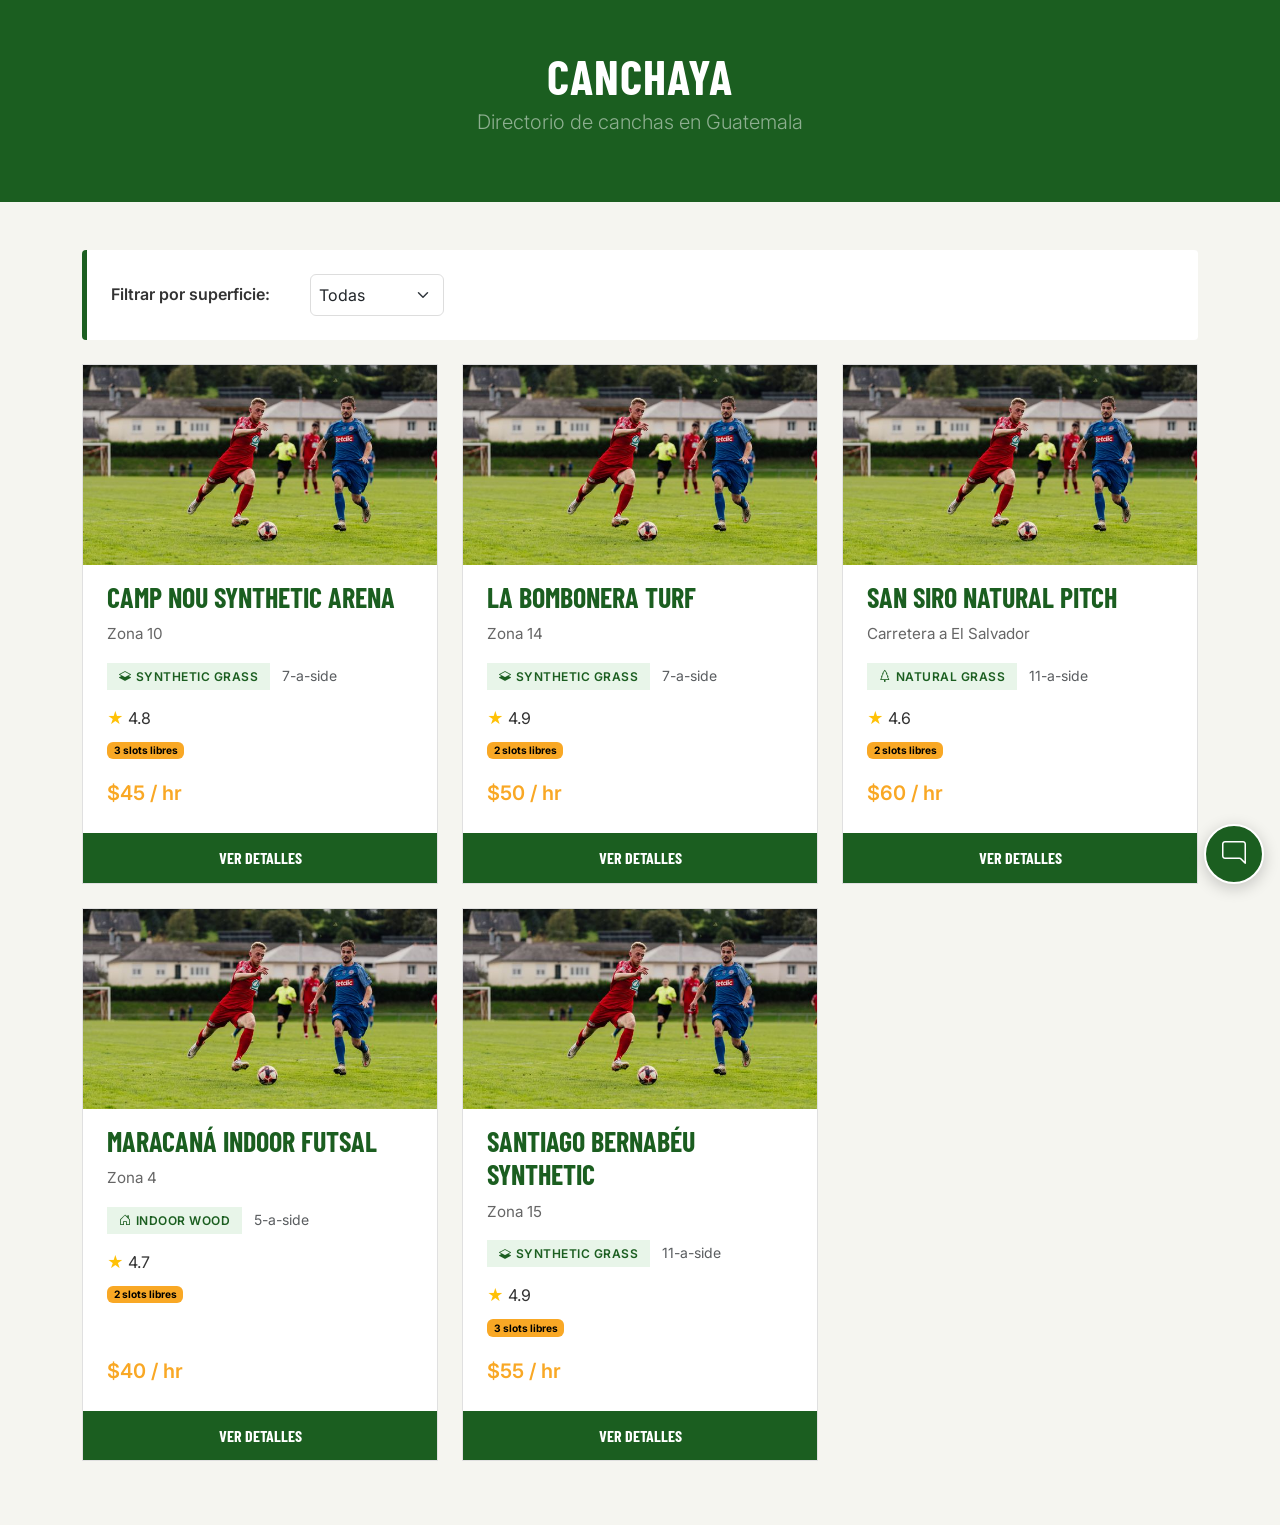
<file: index.html>
<!DOCTYPE html>
<html lang="en">
<head>
    <meta charset="UTF-8">
    <meta name="viewport" content="width=device-width, initial-scale=1.0">
    <title>CanchaYa - Soccer Fields</title>
    <!-- Fonts -->
    <link rel="preconnect" href="https://fonts.googleapis.com">
    <link rel="preconnect" href="https://fonts.gstatic.com" crossorigin>
    <link href="https://fonts.googleapis.com/css2?family=Barlow+Condensed:wght@700&family=Inter:wght@400;600&display=swap" rel="stylesheet">
    <link rel="icon" href="img/favicon.svg">
    <!-- Bootstrap 5 -->
    <link href="https://cdn.jsdelivr.net/npm/bootstrap@5.3.8/dist/css/bootstrap.min.css" rel="stylesheet">
    <!-- Bootstrap Icons -->
    <link href="https://cdn.jsdelivr.net/npm/bootstrap-icons@1.13.1/font/bootstrap-icons.min.css" rel="stylesheet">
    <!-- Custom CSS -->
    <link rel="stylesheet" href="style.css">
</head>
<body>
    <header class="py-5 mb-5">
        <div class="container text-center">
            <h1>CanchaYa</h1>
            <p class="lead text-white-50">Directorio de canchas en Guatemala</p>
        </div>
    </header>

    <main class="container">
        <section id="filter-section" class="mb-4">
            <div class="row align-items-center">
                <div class="col-auto">
                    <label for="surface-filter" class="form-label mb-0">Filtrar por superficie:</label>
                </div>
                <div class="col-auto">
                    <select id="surface-filter" class="form-select">
                        <option value="All">Todas</option>
                    </select>
                </div>
            </div>
        </section>

        <section id="fields-container" class="row g-4">
            <!-- Field cards will be injected here -->
        </section>
    </main>

    <!-- Bootstrap 5 -->
    <script src="https://cdn.jsdelivr.net/npm/bootstrap@5.3.8/dist/js/bootstrap.bundle.min.js"></script>
    <!-- Custom JS -->
    <script src="script.js"></script>
    <script src="chatbot.js"></script>
</body>
</html>
</file>
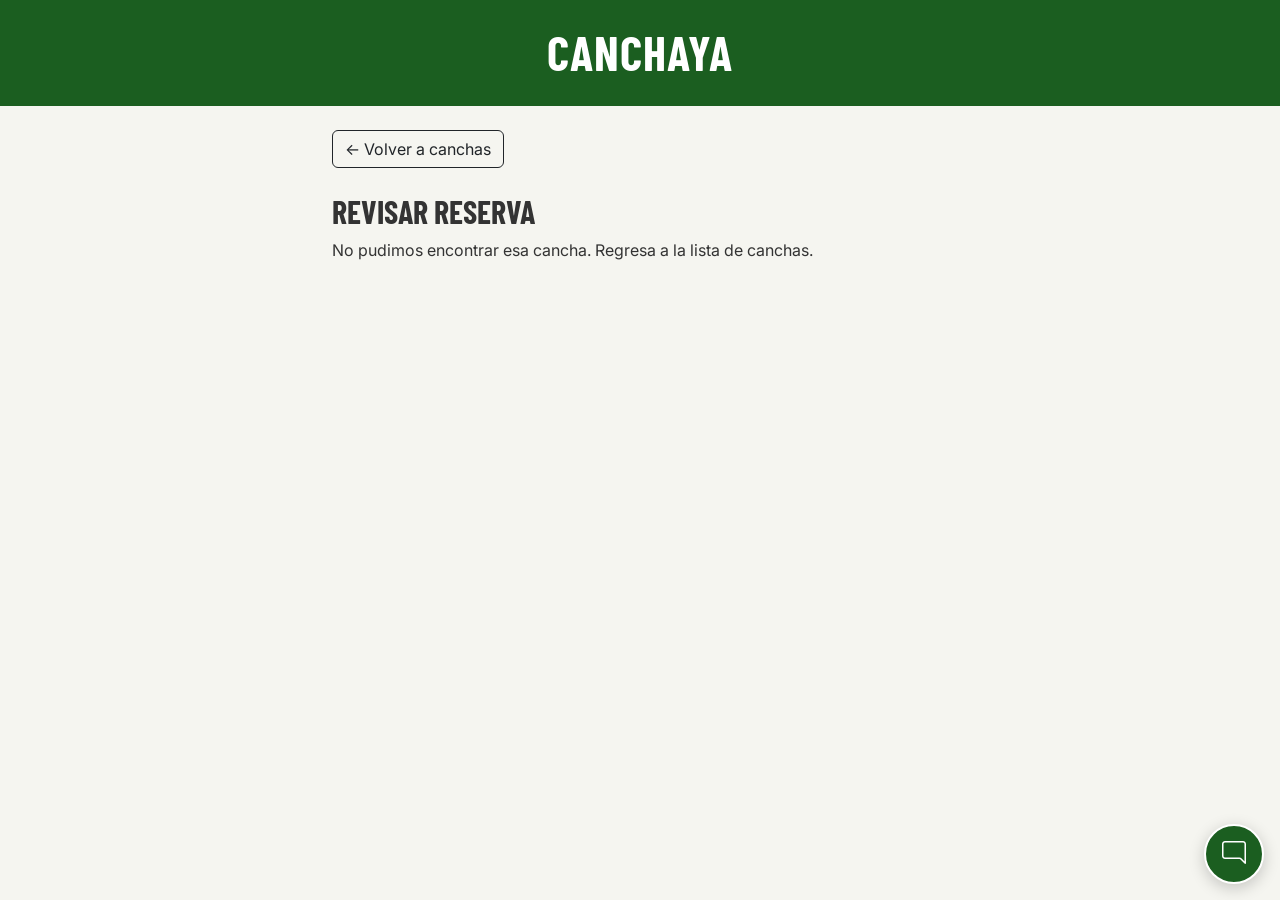
<file: booking.html>
<!DOCTYPE html>
<html lang="es">
<head>
    <meta charset="UTF-8">
    <meta name="viewport" content="width=device-width, initial-scale=1.0">
    <title>CanchaYa - Revisar reserva</title>
    <!-- Fonts -->
    <link rel="preconnect" href="https://fonts.googleapis.com">
    <link rel="preconnect" href="https://fonts.gstatic.com" crossorigin>
    <link href="https://fonts.googleapis.com/css2?family=Barlow+Condensed:wght@700&family=Inter:wght@400;600&display=swap" rel="stylesheet">
    <link rel="icon" href="img/favicon.svg">
    <!-- Bootstrap 5 -->
    <link href="https://cdn.jsdelivr.net/npm/bootstrap@5.3.8/dist/css/bootstrap.min.css" rel="stylesheet">
    <!-- Bootstrap Icons -->
    <link href="https://cdn.jsdelivr.net/npm/bootstrap-icons@1.13.1/font/bootstrap-icons.min.css" rel="stylesheet">
    <!-- Custom CSS -->
    <link rel="stylesheet" href="style.css">
</head>
<body>
    <header class="py-4 mb-4"><div class="container text-center"><h1>CanchaYa</h1></div></header>
    <main class="container mb-5" style="max-width: 640px;">
        <a id="back-to-field" href="index.html" class="btn btn-outline-dark mb-4">&larr; Volver a canchas</a>
        <h2 id="booking-heading">Revisar reserva</h2>
        <p id="booking-status" role="status">Cargando...</p>
        <form id="booking-review" class="card card-body" hidden>
            <dl>
                <dt>Cancha</dt><dd id="booking-field"></dd>
                <dt>Horario de hoy</dt><dd id="booking-time"></dd>
                <dt>Precio por hora</dt><dd id="booking-price" class="fw-bold text-accent"></dd>
            </dl>
            <div class="mb-3">
                <label for="booking-name" class="form-label">Nombre</label>
                <input id="booking-name" type="text" class="form-control" maxlength="100" autocomplete="name" required>
            </div>
            <div class="mb-3">
                <label for="booking-phone" class="form-label">Teléfono</label>
                <input id="booking-phone" type="tel" class="form-control" maxlength="20" autocomplete="tel" required>
            </div>
            <p>Revisa los datos. Tu reserva se guardará como pendiente.</p>
            <button id="booking-submit" type="submit" class="btn btn-success">GUARDAR RESERVA</button>
        </form>
        <section id="booking-confirmation" class="card card-body" tabindex="-1" hidden>
            <h3>Reserva recibida</h3>
            <dl>
                <dt>Número de reserva</dt><dd id="confirmation-number"></dd>
                <dt>Estado</dt><dd id="confirmation-status"></dd>
            </dl>
            <p>La solicitud fue guardada. Consulta el estado de tu reserva arriba.</p>
        </section>
    </main>
    <script src="https://cdn.jsdelivr.net/npm/bootstrap@5.3.8/dist/js/bootstrap.bundle.min.js"></script>
    <script src="booking.js"></script>
    <script src="chatbot.js"></script>
</body>
</html>
</file>
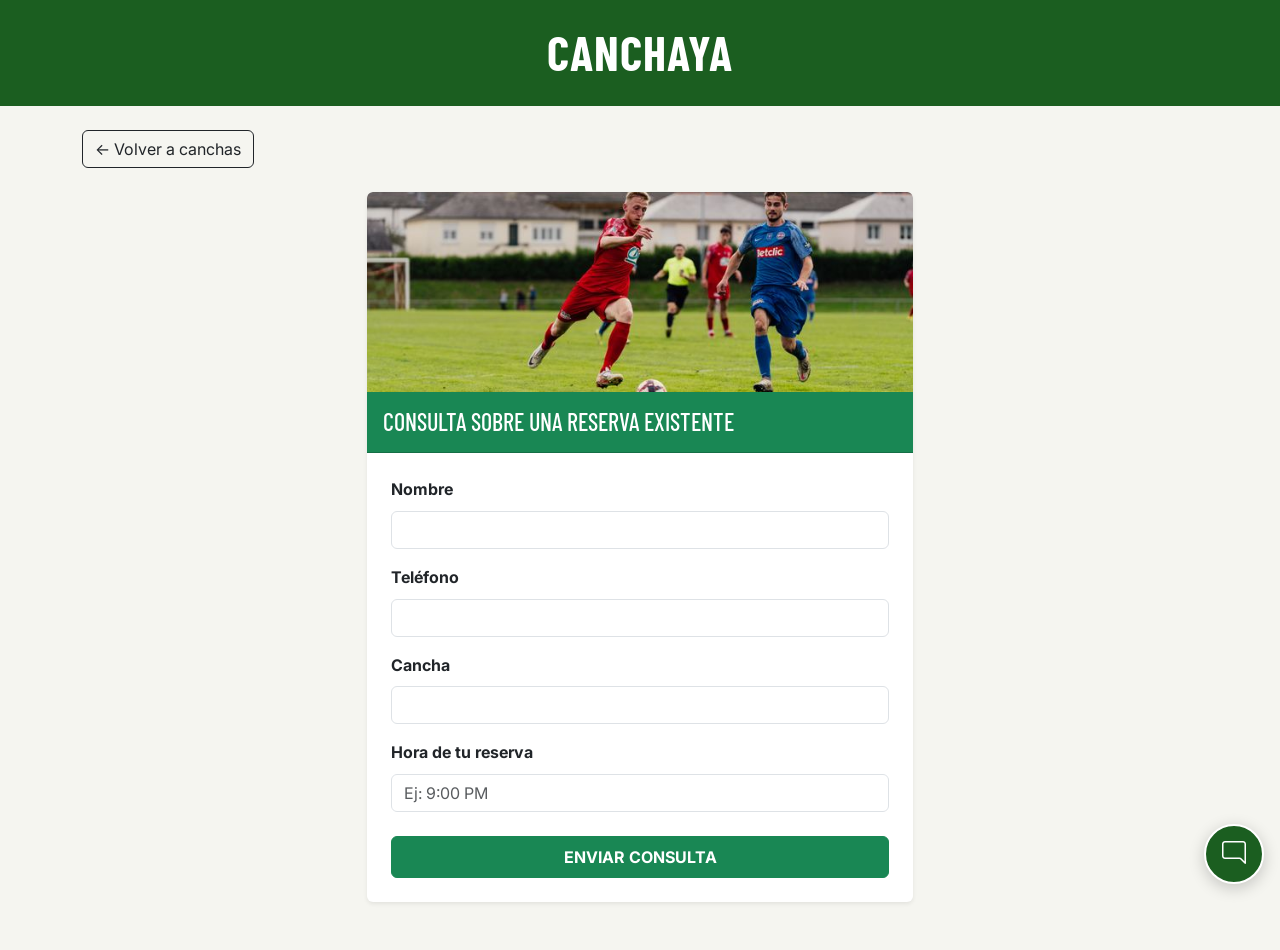
<file: contact.html>
<!DOCTYPE html>
<html lang="en">
<head>
    <meta charset="UTF-8">
    <meta name="viewport" content="width=device-width, initial-scale=1.0">
    <title>CanchaYa - Contacto</title>
    <!-- Fonts -->
    <link rel="preconnect" href="https://fonts.googleapis.com">
    <link rel="preconnect" href="https://fonts.gstatic.com" crossorigin>
    <link href="https://fonts.googleapis.com/css2?family=Barlow+Condensed:wght@700&family=Inter:wght@400;600&display=swap" rel="stylesheet">
    <link rel="icon" href="img/favicon.svg">
    <!-- Bootstrap 5 -->
    <link href="https://cdn.jsdelivr.net/npm/bootstrap@5.3.8/dist/css/bootstrap.min.css" rel="stylesheet">
    <!-- Bootstrap Icons -->
    <link href="https://cdn.jsdelivr.net/npm/bootstrap-icons@1.13.1/font/bootstrap-icons.min.css" rel="stylesheet">
    <!-- Custom CSS -->
    <link rel="stylesheet" href="style.css">
</head>
<body class="contact-page">
    <header class="py-4 mb-4">
        <div class="container text-center">
            <h1>CanchaYa</h1>
        </div>
    </header>

    <main class="container mb-5">
        <div class="mb-4">
            <a href="index.html" class="btn btn-outline-dark">&larr; Volver a canchas</a>
        </div>

        <div class="row justify-content-center">
            <div class="col-md-6">
                <div class="card border-0 shadow-sm overflow-hidden">
                    <img src="img/demo-futbol.jpg" alt="Canchas de fútbol" class="card-img-top object-fit-cover" style="height: 200px;">
                    <div class="card-header bg-success text-white py-3">
                        <h2 class="h4 mb-0 text-white">Consulta sobre una reserva existente</h2>
                    </div>
                    <div class="card-body p-4">
                        <div id="alert-container"></div>
                        
                        <form id="contact-form">
                            <div class="mb-3">
                                <label for="nombre" class="form-label fw-bold">Nombre</label>
                                <input type="text" class="form-control" id="nombre" name="nombre" maxlength="100" required>
                            </div>
                            <div class="mb-3">
                                <label for="telefono" class="form-label fw-bold">Teléfono</label>
                                <input type="tel" class="form-control" id="telefono" name="telefono" maxlength="20" required>
                            </div>
                            <div class="mb-3">
                                <label for="cancha" class="form-label fw-bold">Cancha</label>
                                <input type="text" class="form-control" id="cancha" name="cancha" maxlength="120">
                            </div>
                            <div class="mb-3">
                                <label for="hora_solicitada" class="form-label fw-bold">Hora de tu reserva</label>
                                <input type="text" class="form-control" id="hora_solicitada" name="hora_solicitada" maxlength="8" pattern="(?:[1-9]|0[1-9]|1[0-2]):[0-5][0-9] (?:AM|PM)" placeholder="Ej: 9:00 PM" title="Usa el formato 9:00 PM o 09:00 PM" required>
                            </div>
                            <div class="d-grid mt-4">
                                <button type="submit" class="btn btn-success py-2 fw-bold" id="submit-btn">
                                    ENVIAR CONSULTA
                                </button>
                            </div>
                        </form>

                        <div id="thank-you" class="text-center py-4 d-none">
                            <i class="bi bi-check-circle-fill text-success" style="font-size: 3rem;"></i>
                            <h3 class="mt-3">¡Gracias!</h3>
                            <p>Tu mensaje ha sido enviado correctamente. Nos pondremos en contacto contigo pronto.</p>
                            <a href="index.html" class="btn btn-outline-success mt-2">Volver al inicio</a>
                        </div>
                    </div>
                </div>
            </div>
        </div>
    </main>

    <script>
        const contactForm = document.getElementById('contact-form');
        const thankYou = document.getElementById('thank-you');
        const alertContainer = document.getElementById('alert-container');
        const submitBtn = document.getElementById('submit-btn');

        contactForm.addEventListener('submit', async (e) => {
            e.preventDefault();
            
            // Reset state
            alertContainer.innerHTML = '';
            submitBtn.disabled = true;
            submitBtn.innerHTML = '<span class="spinner-border spinner-border-sm" role="status" aria-hidden="true"></span> Enviando...';

            const formData = new FormData(contactForm);
            const data = {
                nombre: formData.get('nombre'),
                telefono: formData.get('telefono'),
                cancha: formData.get('cancha').trim() || null,
                hora_solicitada: formData.get('hora_solicitada')
            };

            try {
                const response = await fetch('/api/contacto', {
                    method: 'POST',
                    headers: { 'Content-Type': 'application/json' },
                    body: JSON.stringify(data)
                });

                if (!response.ok) {
                    const result = await response.json().catch(() => ({}));
                    throw new Error(result.error || 'No se pudo enviar el mensaje. Por favor intenta de nuevo.');
                }

                // Success
                contactForm.classList.add('d-none');
                thankYou.classList.remove('d-none');
            } catch (error) {
                console.error('Error sending contact request:', error);
                alertContainer.innerHTML = `
                    <div class="alert alert-danger alert-dismissible fade show" role="alert">
                        <strong>Error:</strong> ${error.message || 'No se pudo enviar el mensaje. Por favor intenta de nuevo.'}
                        <button type="button" class="btn-close" data-bs-dismiss="alert" aria-label="Close"></button>
                    </div>
                `;
                submitBtn.disabled = false;
                submitBtn.innerHTML = 'ENVIAR CONSULTA';
            }
        });
    </script>

    <!-- Bootstrap 5 -->
    <script src="https://cdn.jsdelivr.net/npm/bootstrap@5.3.8/dist/js/bootstrap.bundle.min.js"></script>
    <script src="chatbot.js"></script>
</body>
</html>
</file>
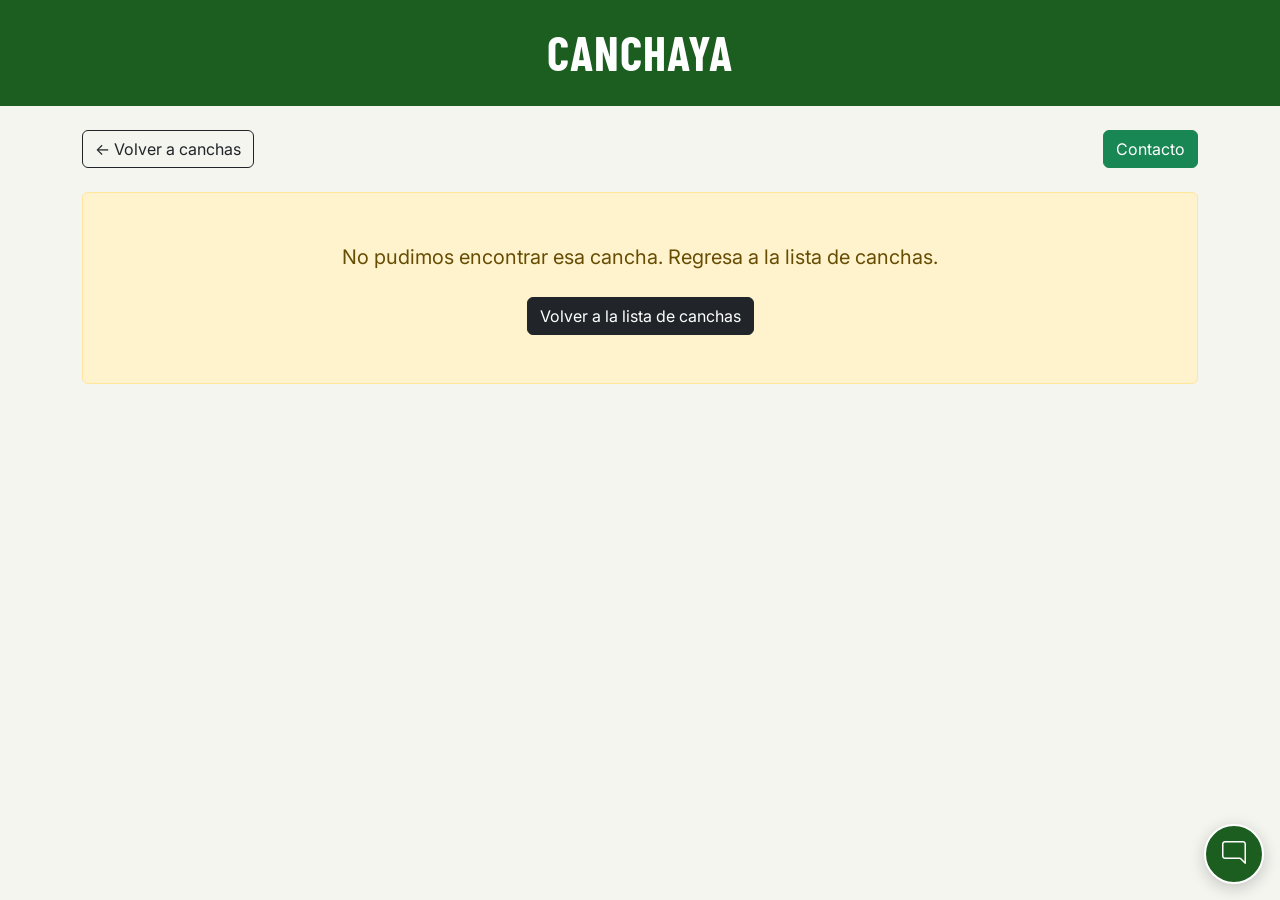
<file: field-detail.html>
<!DOCTYPE html>
<html lang="es">
<head>
    <meta charset="UTF-8">
    <meta name="viewport" content="width=device-width, initial-scale=1.0">
    <title>CanchaYa - Detalle de Cancha</title>
    <!-- Fonts -->
    <link rel="preconnect" href="https://fonts.googleapis.com">
    <link rel="preconnect" href="https://fonts.gstatic.com" crossorigin>
    <link href="https://fonts.googleapis.com/css2?family=Barlow+Condensed:wght@700&family=Inter:wght@400;600&display=swap" rel="stylesheet">
    <link rel="icon" href="img/favicon.svg">
    <!-- Bootstrap 5 -->
    <link href="https://cdn.jsdelivr.net/npm/bootstrap@5.3.8/dist/css/bootstrap.min.css" rel="stylesheet">
    <!-- Bootstrap Icons -->
    <link href="https://cdn.jsdelivr.net/npm/bootstrap-icons@1.13.1/font/bootstrap-icons.min.css" rel="stylesheet">
    <!-- Custom CSS -->
    <link rel="stylesheet" href="style.css">
</head>
<body class="detail-page">
    <header class="py-4 mb-4">
        <div class="container text-center">
            <h1>CanchaYa</h1>
        </div>
    </header>

    <main class="container mb-5">
        <div class="mb-4 d-flex justify-content-between align-items-center">
            <a href="index.html" class="btn btn-outline-dark">&larr; Volver a canchas</a>
            <a id="field-contact-link" href="contact.html" class="btn btn-success">Contacto</a>
        </div>

        <div id="field-detail-content">
            <!-- Content will be injected here -->
            <div class="text-center py-5">
                <div class="spinner-border text-success" role="status">
                    <span class="visually-hidden">Cargando...</span>
                </div>
            </div>
        </div>
    </main>

    <!-- Bootstrap 5 -->
    <script src="https://cdn.jsdelivr.net/npm/bootstrap@5.3.8/dist/js/bootstrap.bundle.min.js"></script>
    <!-- Detail JS -->
    <script src="detail.js"></script>
    <script src="chatbot.js"></script>
</body>
</html>
</file>
<file: style.css>
/* CanchaYa Styles */

:root {
    --primary-green: #1B5E20;
    --accent-amber: #F9A825;
    --bg-warm-white: #F5F5F0;
    --body-font: 'Inter', sans-serif;
    --heading-font: 'Barlow Condensed', sans-serif;
}

body {
    font-family: var(--body-font);
    background-color: var(--bg-warm-white);
    color: #333;
    line-height: 1.6;
}

h1, h2, h3, h4, h5, h6 {
    font-family: var(--heading-font);
    font-weight: 700;
    text-transform: uppercase;
}

header {
    background-color: var(--primary-green);
    color: white;
    padding: 2rem 0;
    text-align: center;
    margin-bottom: 2rem;
}

header h1 {
    margin: 0;
    font-size: 3rem;
    letter-spacing: 1px;
}

main {
    max-width: 1200px;
    margin: 0 auto;
    padding: 0 1rem;
}

#filter-section {
    background: white;
    padding: 1.5rem;
    border-radius: 4px;
    border-left: 5px solid var(--primary-green);
    margin-bottom: 2.5rem;
}

#filter-section label {
    font-weight: 600;
    margin-right: 1rem;
}

#surface-filter {
    padding: 0.5rem;
    border: 1px solid #ddd;
    font-family: var(--body-font);
}

#fields-container {
    padding-bottom: 4rem;
}

/* Field Cards */
.field-card {
    background: white;
    border-radius: 0;
    border: 1px solid #e0e0e0;
    padding: 0; /* Remove padding for img-top */
    transition: box-shadow 0.3s ease;
    display: flex;
    flex-direction: column;
    overflow: hidden;
}

.field-card:hover {
    box-shadow: 0 4px 12px rgba(0,0,0,0.08);
}

.field-card .card-img-top {
    width: 100%;
    height: 200px;
    object-fit: cover;
    border-radius: 0;
}

.field-card h2, 
.field-card .neighborhood, 
.field-card .badge-container, 
.field-card div:not(.badge-container), 
.field-card p {
    padding-left: 1.5rem;
    padding-right: 1.5rem;
}

.field-card h2 {
    margin-top: 0;
    color: var(--primary-green);
    font-size: 1.75rem;
    margin-bottom: 0.5rem;
}

.field-card .neighborhood {
    color: #666;
    font-size: 0.95rem;
    margin-bottom: 1rem;
}

.field-card .badge-container {
    margin-bottom: 1rem;
}

.field-card .surface-type {
    display: inline-block;
    background: #e8f5e9;
    color: var(--primary-green);
    padding: 0.25rem 0.75rem;
    font-size: 0.75rem;
    font-weight: 600;
    text-transform: uppercase;
    letter-spacing: 0.5px;
}

.field-card .price {
    font-weight: 600;
    color: var(--accent-amber);
    font-size: 1.25rem;
    margin-top: auto;
    margin-bottom: 0;
    padding-bottom: 0.5rem;
}

.field-card .slots-count {
    font-size: 0.85rem;
    color: #666;
    margin-bottom: 1rem;
}

.bg-accent {
    background-color: var(--accent-amber) !important;
    color: #000 !important;
}

.text-accent {
    color: var(--accent-amber) !important;
}

/* Detail Screen Styles */
.detail-card {
    background: white;
    padding: 0;
    border: 1px solid #e0e0e0;
    overflow: hidden;
}

.detail-card-body {
    padding: 2rem;
}

.detail-card img {
    width: 100%;
    max-height: 400px;
    object-fit: cover;
}

.info-badge {
    background: #f8f9fa;
    padding: 0.75rem;
    border-radius: 4px;
    height: 100%;
}

.info-badge small {
    display: block;
    font-size: 0.7rem;
    color: #888;
    font-weight: 700;
    margin-bottom: 2px;
}

.info-badge div {
    font-weight: 600;
    color: var(--primary-green);
}

.info-badge.highlight div {
    color: var(--accent-amber);
}

.amenity-tag {
    background: #e8f5e9;
    color: var(--primary-green);
    padding: 0.35rem 0.85rem;
    font-size: 0.85rem;
    border-radius: 50px;
    font-weight: 500;
}

.contact-sidebar {
    background: white;
    border: 1px solid #e0e0e0;
    border-top: 5px solid var(--primary-green);
}

.contact-sidebar .btn-primary {
    background-color: var(--primary-green);
    border-color: var(--primary-green);
    font-family: var(--heading-font);
    letter-spacing: 0.5px;
}

.contact-sidebar .btn-primary:hover {
    background-color: #144617;
    border-color: #144617;
}

.slot-time {
    font-size: 1.1rem;
}

/* Contact button or link placeholder */
.contact-btn {
    display: block;
    width: 100%;
    background-color: var(--primary-green);
    color: white;
    text-align: center;
    padding: 0.75rem;
    text-decoration: none;
    font-family: var(--heading-font);
    font-weight: 700;
    text-transform: uppercase;
    margin-top: 1rem;
}

/* Shared assistant overlay */
.chat-launcher {
    position: fixed;
    right: max(1rem, env(safe-area-inset-right));
    bottom: max(1rem, env(safe-area-inset-bottom));
    z-index: 1030;
    width: 3.75rem;
    height: 3.75rem;
    border: 2px solid white;
    border-radius: 50%;
    background: var(--primary-green);
    color: white;
    font-size: 1.5rem;
    box-shadow: 0 4px 16px #0003;
}

.chat-launcher:focus-visible {
    outline: 3px solid var(--accent-amber);
    outline-offset: 3px;
}

.chat-dialog {
    position: fixed;
    z-index: 1031;
    inset: auto 1rem max(1rem, env(safe-area-inset-bottom)) auto;
    margin: 0;
    padding: 0;
    width: min(24rem, calc(100vw - 2rem));
    max-width: none;
    height: min(34rem, calc(100dvh - 2rem));
    max-height: calc(100dvh - 2rem);
    border: 0;
    border-radius: 1rem;
    background: var(--bg-warm-white);
    color: #333;
    box-shadow: 0 8px 32px #0003;
}

.chat-dialog[open] { display: flex; flex-direction: column; }
.chat-heading {
    display: flex;
    align-items: center;
    justify-content: space-between;
    gap: 1rem;
    padding: 1rem;
    background: var(--primary-green);
    color: white;
}
.chat-heading .btn-close { padding: .75rem; }
.chat-messages { flex: 1; min-height: 0; overflow-y: auto; padding: 1rem; }
.chat-message {
    width: fit-content;
    max-width: 95%;
    padding: .75rem;
    border-radius: .75rem;
    background: white;
    border: 1px solid #ddd;
    white-space: pre-wrap;
    overflow-wrap: anywhere;
}
.chat-message-visitor { margin-left: auto; background: #e8f5e9; border-color: #c8e6c9; }
.chat-form { padding: 1rem; border-top: 1px solid #ddd; background: white; }
.chat-form input { min-width: 0; }
.chat-form .btn-success { background: var(--primary-green); border-color: var(--primary-green); }
</file>
